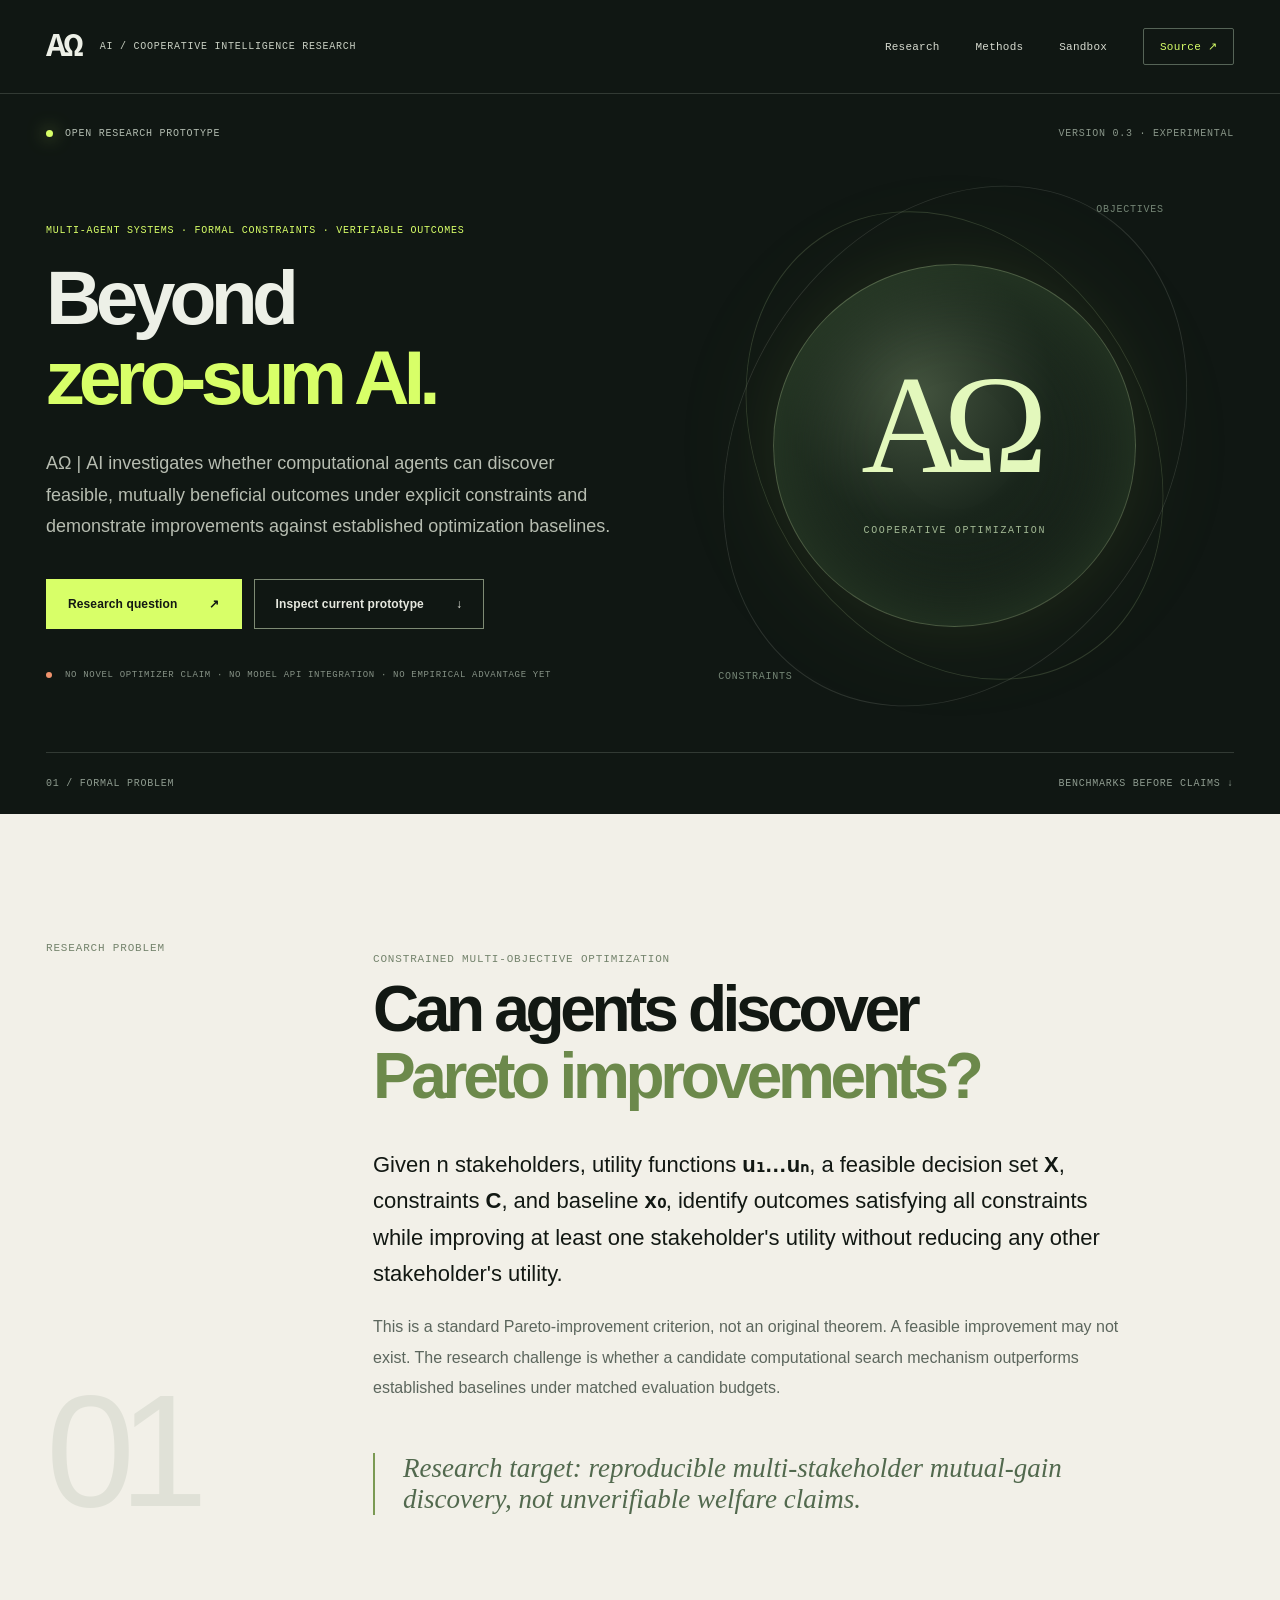
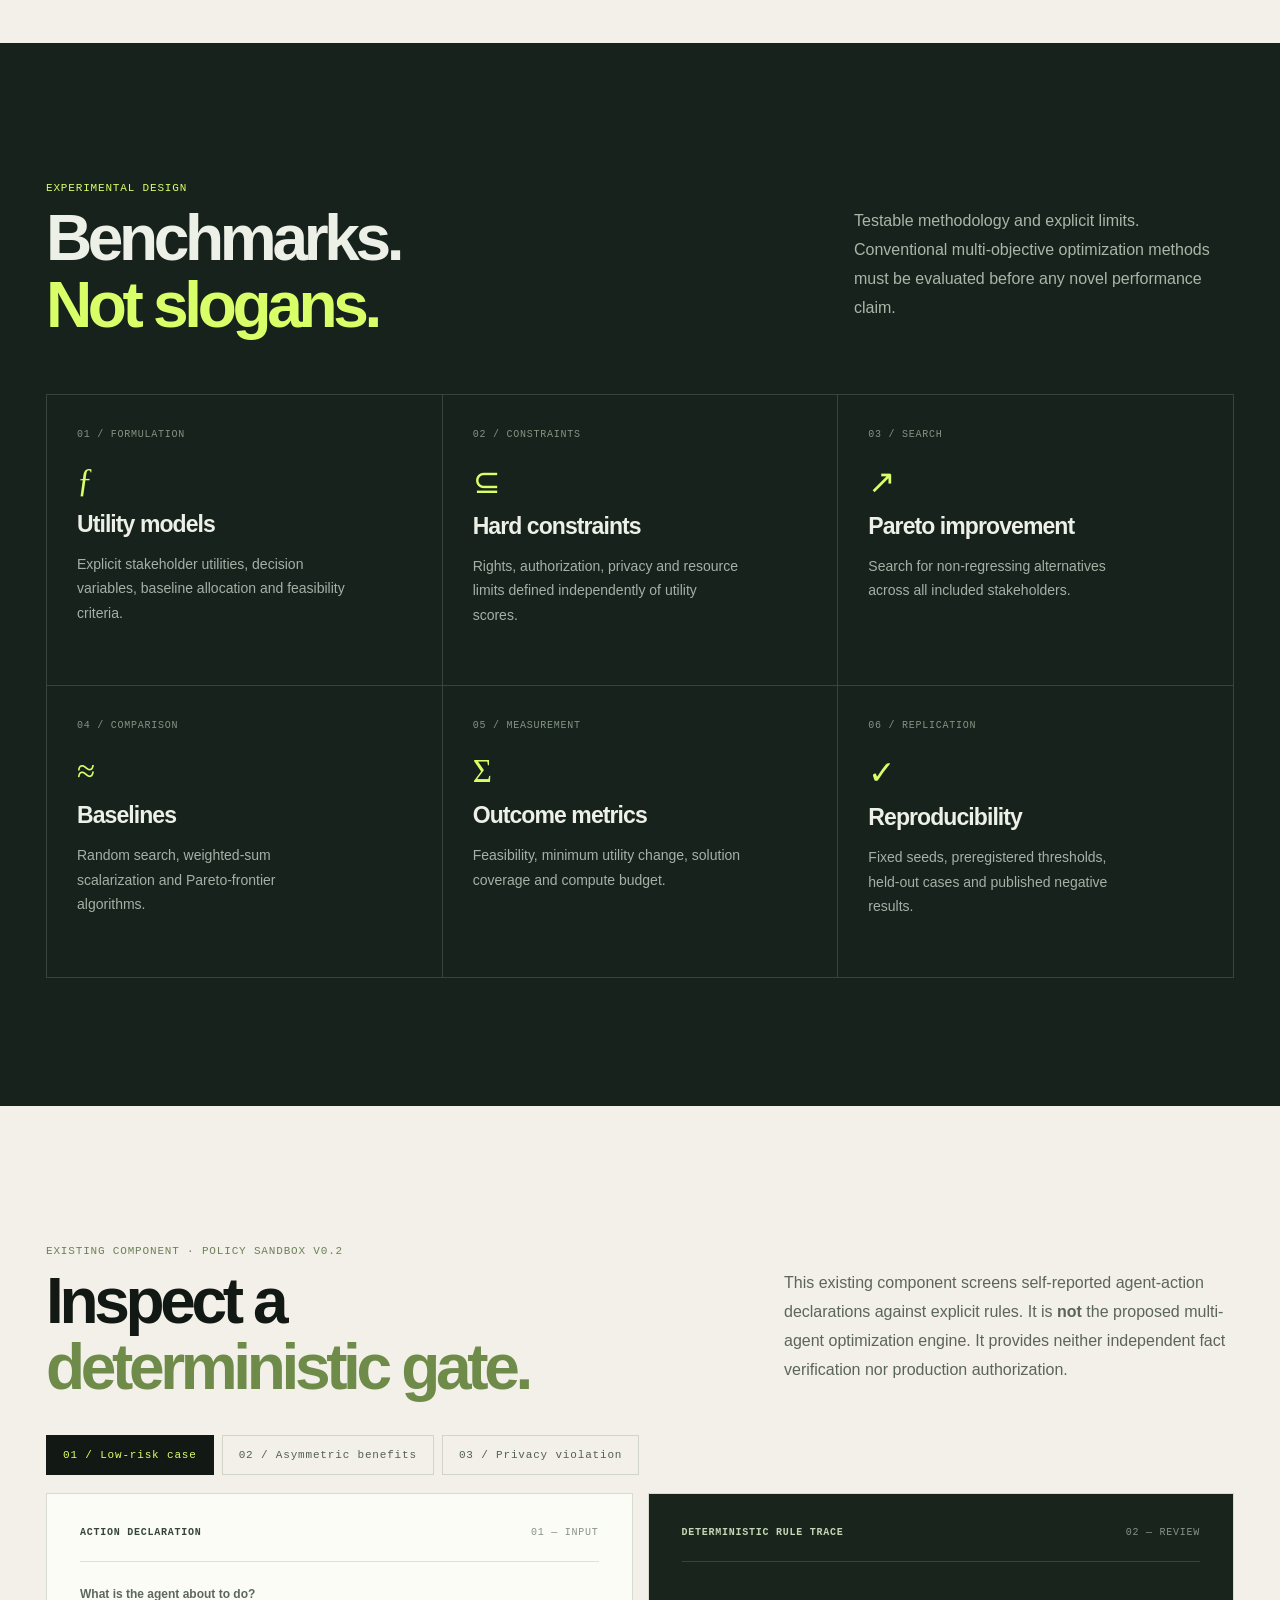
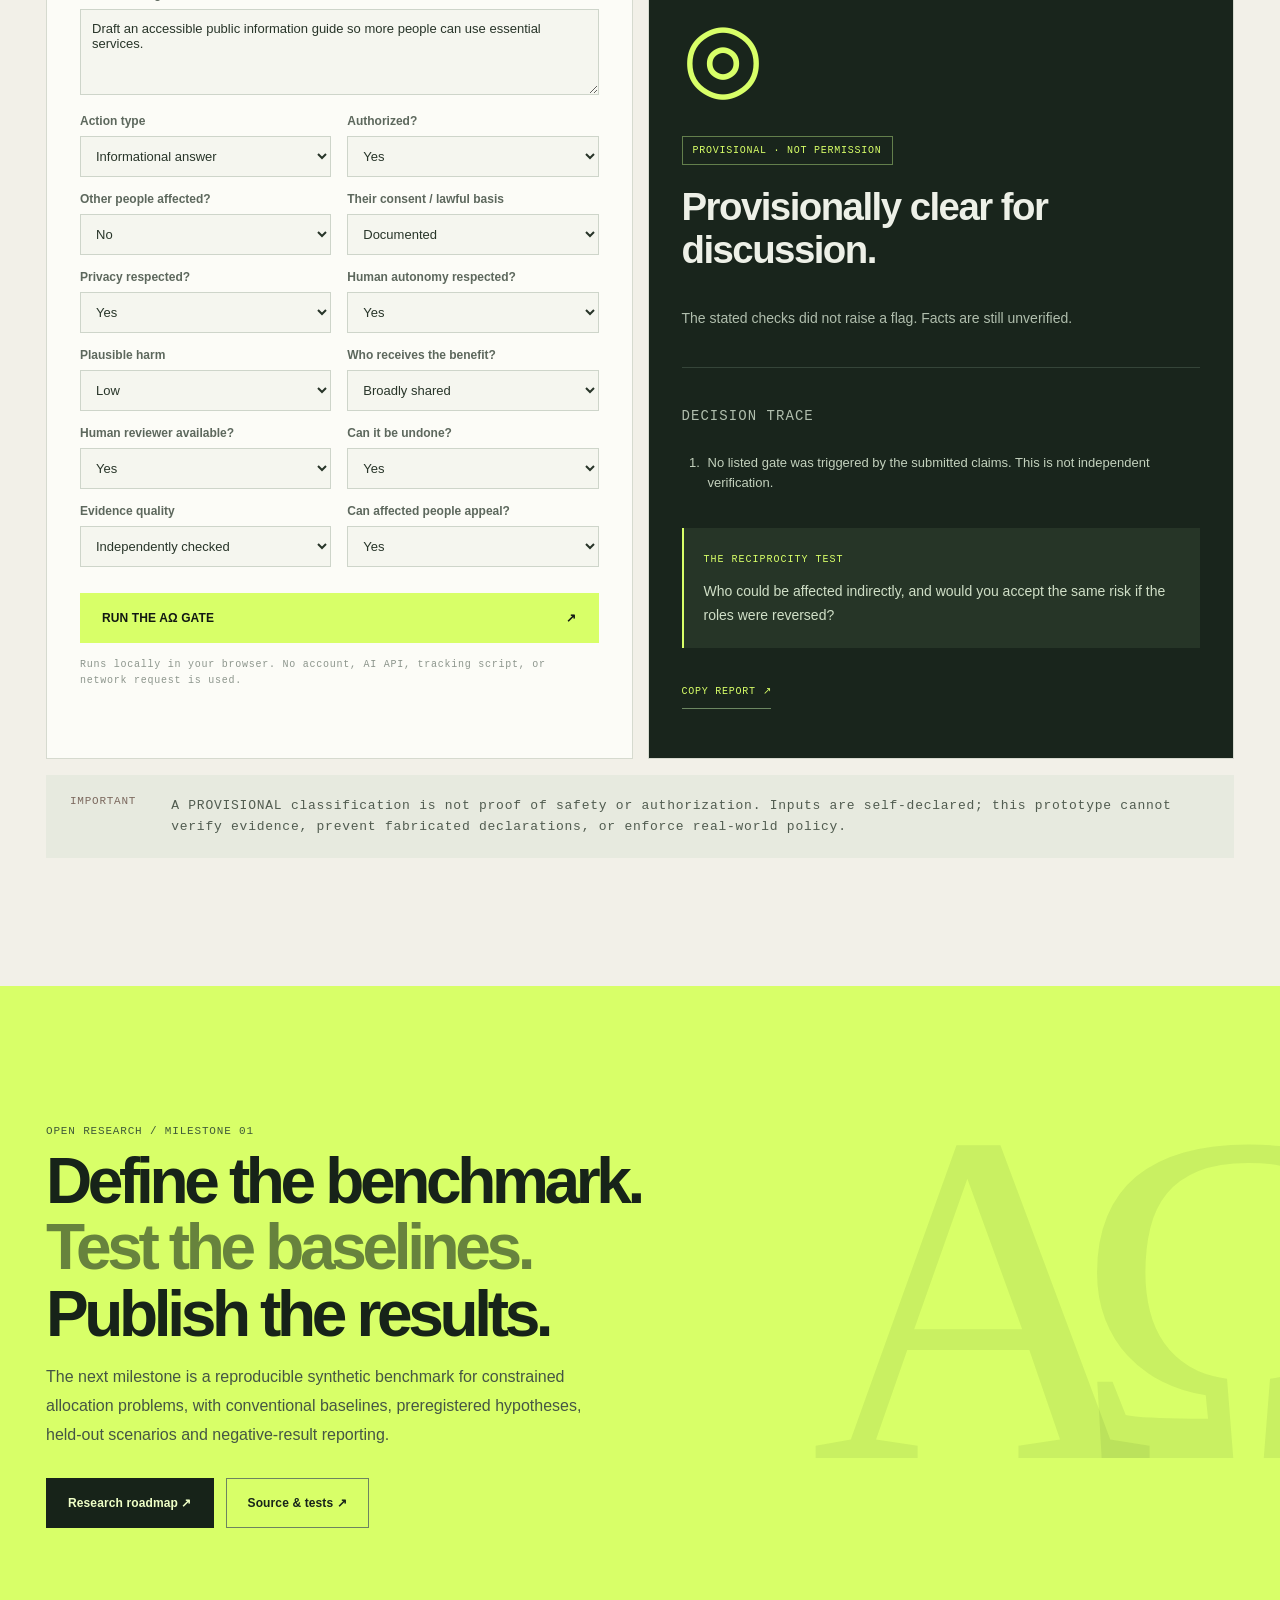
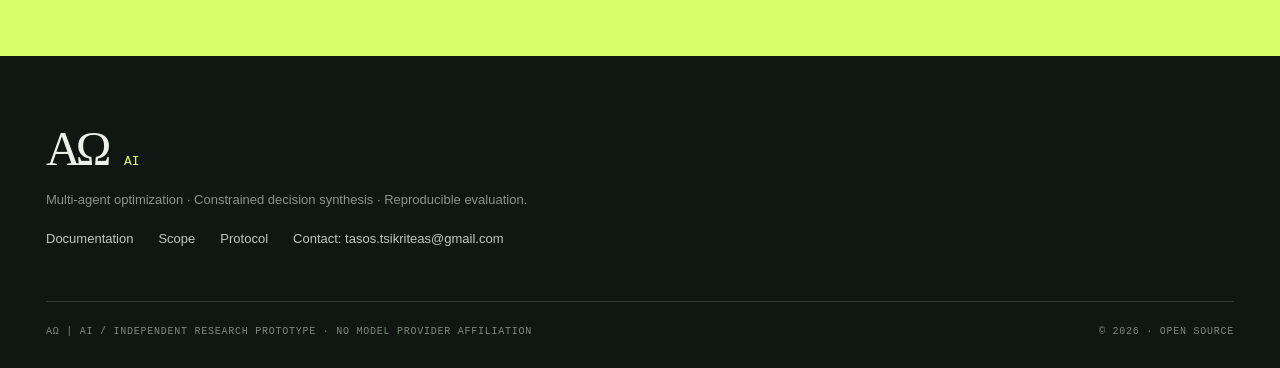
<file: AO-AI/index.html>
<!doctype html>
<html lang="en">
<head>
<meta charset="utf-8"><meta name="viewport" content="width=device-width,initial-scale=1">
<meta name="description" content="AΩ | AI — Open research on cooperative multi-agent optimization, Pareto improvements and constrained decision synthesis.">
<meta name="theme-color" content="#101613">
<meta property="og:title" content="AΩ | AI — Cooperative Intelligence Research">
<meta property="og:description" content="A technical research prototype for multi-stakeholder optimization, formal constraints and reproducible AI evaluation.">
<title>AΩ | AI — Intelligence with Care</title>
<link rel="stylesheet" href="./style.css">
<script type="module" src="./app.mjs"></script>
</head>
<body>
<a class="skip" href="#main">Skip to content</a>
<div class="site">
<header class="nav"><a href="#top" class="brand" aria-label="A Omega AI home"><span class="brandmark">AΩ</span><span class="brandtext">AI / COOPERATIVE INTELLIGENCE RESEARCH</span></a><nav aria-label="Main menu"><a href="#why">Research</a><a href="#protocol">Methods</a><a href="#lab">Sandbox</a><a class="navcta" href="https://github.com/oneplusdesign/oneplusdesign/tree/main/AO-AI" target="_blank" rel="noopener">Source ↗</a></nav></header>
<main id="main">
<section class="hero" id="top"><div class="eyebrow"><span class="spark"></span> OPEN RESEARCH PROTOTYPE <span class="serial">VERSION 0.3 · EXPERIMENTAL</span></div><div class="hero-grid"><div class="hero-content"><p class="kicker">MULTI-AGENT SYSTEMS · FORMAL CONSTRAINTS · VERIFIABLE OUTCOMES</p><h1>Beyond<br><em>zero-sum AI.</em></h1><p class="lede">AΩ | AI investigates whether computational agents can discover feasible, mutually beneficial outcomes under explicit constraints and demonstrate improvements against established optimization baselines.</p><div class="actions"><a class="btn primary" href="#why">Research question <span>↗</span></a><a class="btn secondary" href="#lab">Inspect current prototype <span>↓</span></a></div><div class="honesty"><span class="dot"></span><span>NO NOVEL OPTIMIZER CLAIM · NO MODEL API INTEGRATION · NO EMPIRICAL ADVANTAGE YET</span></div></div><div class="orb-wrap" aria-label="A Omega research project symbol"><div class="orbit orbit1"></div><div class="orbit orbit2"></div><div class="orb-core"><span class="orb-symbol">AΩ</span><span class="orb-caption">COOPERATIVE OPTIMIZATION</span></div><span class="orbit-label top">OBJECTIVES</span><span class="orbit-label bottom">CONSTRAINTS</span></div></div><div class="hero-bottom"><span>01 / FORMAL PROBLEM</span><span>BENCHMARKS BEFORE CLAIMS ↓</span></div></section>
<section class="thesis section" id="why"><div class="section-aside"><span class="eyelabel">RESEARCH PROBLEM</span><span class="large-index">01</span></div><div class="section-main"><p class="overline">CONSTRAINED MULTI-OBJECTIVE OPTIMIZATION</p><h2>Can agents discover<br><i>Pareto improvements?</i></h2><p class="bodylarge">Given n stakeholders, utility functions <strong>u₁…uₙ</strong>, a feasible decision set <strong>X</strong>, constraints <strong>C</strong>, and baseline <strong>x₀</strong>, identify outcomes satisfying all constraints while improving at least one stakeholder's utility without reducing any other stakeholder's utility.</p><p>This is a standard Pareto-improvement criterion, not an original theorem. A feasible improvement may not exist. The research challenge is whether a candidate computational search mechanism outperforms established baselines under matched evaluation budgets.</p><blockquote>Research target: reproducible multi-stakeholder mutual-gain discovery, not unverifiable welfare claims.</blockquote></div></section>
<section class="principles section" id="protocol"><div class="section-header"><div><p class="overline">EXPERIMENTAL DESIGN</p><h2>Benchmarks.<br><i>Not slogans.</i></h2></div><p class="section-intro">Testable methodology and explicit limits. Conventional multi-objective optimization methods must be evaluated before any novel performance claim.</p></div><div class="principle-grid">
<article class="principle"><span class="pn">01 / FORMULATION</span><div class="pi">ƒ</div><h3>Utility models</h3><p>Explicit stakeholder utilities, decision variables, baseline allocation and feasibility criteria.</p></article>
<article class="principle"><span class="pn">02 / CONSTRAINTS</span><div class="pi">⊆</div><h3>Hard constraints</h3><p>Rights, authorization, privacy and resource limits defined independently of utility scores.</p></article>
<article class="principle"><span class="pn">03 / SEARCH</span><div class="pi">↗</div><h3>Pareto improvement</h3><p>Search for non-regressing alternatives across all included stakeholders.</p></article>
<article class="principle"><span class="pn">04 / COMPARISON</span><div class="pi">≈</div><h3>Baselines</h3><p>Random search, weighted-sum scalarization and Pareto-frontier algorithms.</p></article>
<article class="principle"><span class="pn">05 / MEASUREMENT</span><div class="pi">Σ</div><h3>Outcome metrics</h3><p>Feasibility, minimum utility change, solution coverage and compute budget.</p></article>
<article class="principle"><span class="pn">06 / REPLICATION</span><div class="pi">✓</div><h3>Reproducibility</h3><p>Fixed seeds, preregistered thresholds, held-out cases and published negative results.</p></article></div></section>
<section class="lab section" id="lab"><div class="lab-intro"><div><p class="overline warm">EXISTING COMPONENT · POLICY SANDBOX V0.2</p><h2>Inspect a<br><i>deterministic gate.</i></h2></div><p>This existing component screens self-reported agent-action declarations against explicit rules. It is <strong>not</strong> the proposed multi-agent optimization engine. It provides neither independent fact verification nor production authorization.</p></div>
<div class="scenario-pills" role="group" aria-label="Choose a test scenario"><button class="scenario active" data-example="access" type="button">01 / Low-risk case</button><button class="scenario" data-example="wealth" type="button">02 / Asymmetric benefits</button><button class="scenario" data-example="private" type="button">03 / Privacy violation</button></div>
<div class="lab-layout"><form id="assessmentForm" class="form-panel">
<div class="panel-top"><span class="panel-label">ACTION DECLARATION</span><span class="step">01 — INPUT</span></div>
<label for="description">What is the agent about to do?</label><textarea id="description" name="description" rows="3" maxlength="500" required></textarea>
<div class="field-grid">
<div><label for="kind">Action type</label><select id="kind" name="kind"><option value="information">Informational answer</option><option value="external">External action</option></select></div>
<div><label for="authorization">Authorized?</label><select id="authorization" name="authorization"><option value="yes">Yes</option><option value="unknown">Unknown</option><option value="no">No</option></select></div>
<div><label for="affected">Other people affected?</label><select id="affected" name="affected"><option value="no">No</option><option value="yes">Yes</option></select></div>
<div><label for="consent">Their consent / lawful basis</label><select id="consent" name="consent"><option value="yes">Documented</option><option value="unknown">Unclear</option><option value="no">Missing</option></select></div>
<div><label for="privacy">Privacy respected?</label><select id="privacy" name="privacy"><option value="yes">Yes</option><option value="unknown">Uncertain</option><option value="no">No</option></select></div>
<div><label for="autonomy">Human autonomy respected?</label><select id="autonomy" name="autonomy"><option value="yes">Yes</option><option value="unknown">Uncertain</option><option value="no">No</option></select></div>
<div><label for="harm">Plausible harm</label><select id="harm" name="harm"><option value="low">Low</option><option value="medium">Meaningful</option><option value="high">Severe</option></select></div>
<div><label for="benefit">Who receives the benefit?</label><select id="benefit" name="benefit"><option value="shared">Broadly shared</option><option value="concentrated">Mostly concentrated</option><option value="unknown">Unknown</option></select></div>
<div><label for="oversight">Human reviewer available?</label><select id="oversight" name="oversight"><option value="yes">Yes</option><option value="no">No</option></select></div>
<div><label for="reversible">Can it be undone?</label><select id="reversible" name="reversible"><option value="yes">Yes</option><option value="unknown">Unknown</option><option value="no">No</option></select></div>
<div><label for="evidence">Evidence quality</label><select id="evidence" name="evidence"><option value="strong">Independently checked</option><option value="reasonable">Some evidence</option><option value="weak">Unverified claims</option></select></div>
<div><label for="appeal">Can affected people appeal?</label><select id="appeal" name="appeal"><option value="yes">Yes</option><option value="unknown">Unclear</option><option value="no">No</option></select></div>
</div><button class="btn evaluate" type="submit">RUN THE AΩ GATE <span>↗</span></button>
<p class="form-note">Runs locally in your browser. No account, AI API, tracking script, or network request is used.</p>
</form>
<div class="results-panel" aria-live="polite"><div class="panel-top"><span class="panel-label">DETERMINISTIC RULE TRACE</span><span class="step">02 — REVIEW</span></div>
<div class="result-icon" id="resultSymbol" aria-hidden="true">◎</div><div id="resultClass" class="outcome-tag">NOT YET ASSESSED</div><h3 id="resultTitle">An answer is not the same as permission.</h3><p id="resultSummary">Choose a scenario or submit the declaration. The result will explain which safeguards require attention.</p>
<div class="result-divider"></div><p class="trace-label">DECISION TRACE</p><ol class="trace" id="resultTrace"><li>Evidence and claims must be checked independently.</li><li>A real external action always needs normal permissions.</li></ol>
<div class="mirror"><span>THE RECIPROCITY TEST</span><p id="mirrorText">Would the person bearing the risk agree to the arrangement if the roles were reversed?</p></div>
<button class="copy" type="button" id="copyResult">COPY REPORT ↗</button><p id="copyMessage" class="copy-message"></p>
</div></div>
<div class="lab-footnote"><span>IMPORTANT</span><p>A PROVISIONAL classification is not proof of safety or authorization. Inputs are self-declared; this prototype cannot verify evidence, prevent fabricated declarations, or enforce real-world policy.</p></div>
</section>
<section class="vision section"><div class="vision-content"><p class="overline">OPEN RESEARCH / MILESTONE 01</p><h2>Define the benchmark.<br><i>Test the baselines.</i><br>Publish the results.</h2><p>The next milestone is a reproducible synthetic benchmark for constrained allocation problems, with conventional baselines, preregistered hypotheses, held-out scenarios and negative-result reporting.</p><div class="actions"><a class="btn primary" href="https://github.com/oneplusdesign/oneplusdesign/blob/main/AO-AI/MISSION-01.md" target="_blank" rel="noopener">Research roadmap ↗</a><a class="btn secondary light" href="https://github.com/oneplusdesign/oneplusdesign/tree/main/AO-AI" target="_blank" rel="noopener">Source &amp; tests ↗</a></div></div><div class="vision-glyph" aria-hidden="true">AΩ</div></section>
</main>
<footer><div class="footbrand">AΩ <small>AI</small></div><p>Multi-agent optimization · Constrained decision synthesis · Reproducible evaluation.</p><div class="footlinks"><a href="./README.md">Documentation</a><a href="./CHARTER.md">Scope</a><a href="./RESEARCH.md">Protocol</a><a href="mailto:tasos.tsikriteas@gmail.com">Contact: tasos.tsikriteas@gmail.com</a></div><div class="footend"><span>AΩ | AI / INDEPENDENT RESEARCH PROTOTYPE · NO MODEL PROVIDER AFFILIATION</span><span>© 2026 · OPEN SOURCE</span></div></footer>
</div></body></html>
</file>
<file: AO-AI/style.css>
:root{--ink:#121813;--cream:#f2f0e8;--muted:#aeb3a8;--line:rgba(220,228,214,.17);--accent:#d8ff68;--coral:#ef936d;--dark:#101713;--wide:1380px}
*{box-sizing:border-box}html{scroll-behavior:smooth}body{margin:0;background:var(--dark);color:#edf0e7;font-family:'DM Sans',Arial,sans-serif;-webkit-font-smoothing:antialiased}a{color:inherit;text-decoration:none}button,input,textarea,select{font:inherit}button{cursor:pointer}.site{overflow:hidden}.skip{position:absolute;top:-100px;left:10px;z-index:99;background:#fff;color:#000;padding:10px}.skip:focus{top:10px}.nav{max-width:var(--wide);margin:auto;height:94px;padding:0 46px;display:flex;justify-content:space-between;align-items:center;border-bottom:1px solid var(--line)}.brand{display:flex;align-items:center;gap:19px}.brandmark{font-weight:700;letter-spacing:-.09em;font-size:34px}.brandtext,.nav a,.eyebrow,.overline,.kicker,.serial,.honesty,.hero-bottom,.panel-label,.step,.trace-label,.pn,.eyelabel,.orbit-label,.form-note,.lab-footnote,.footend,.copy,.scenario,.outcome-tag{font-family:'DM Mono',monospace;font-size:10px;letter-spacing:.075em}.brandtext{color:#c8cfc2}.nav nav{display:flex;align-items:center;gap:36px}.nav nav a{font-size:11px;letter-spacing:.02em;color:#d7dbd0}.nav nav .navcta{border:1px solid #566457;padding:11px 16px;border-radius:2px;color:var(--accent)}.nav a:hover,.footlinks a:hover{color:var(--accent)}.hero{max-width:var(--wide);margin:auto;padding:34px 46px 0;min-height:720px;display:flex;flex-direction:column}.eyebrow{display:flex;gap:12px;align-items:center;color:#b2bcb0}.serial{margin-left:auto;color:#899689}.spark,.dot{width:7px;height:7px;border-radius:50%;background:var(--accent);display:inline-block;box-shadow:0 0 18px rgba(216,255,104,.7)}.hero-grid{display:grid;grid-template-columns:1fr 47%;align-items:center;flex:1;min-height:600px}.hero-content{position:relative;z-index:2;padding-top:45px}.kicker{color:var(--accent);margin-bottom:22px}.hero h1,.section h2,.vision h2{font-family:Manrope,Arial,sans-serif;font-size:clamp(53px,6vw,95px);line-height:1.04;letter-spacing:-.075em;font-weight:600;margin:0}.hero h1 em,.section h2 i,.vision h2 i{font-style:normal;color:var(--accent)}.lede{font-size:18px;line-height:1.75;color:#b7bdb1;max-width:565px;margin:30px 0 36px}.actions{display:flex;gap:12px;flex-wrap:wrap}.btn{border:1px solid #7e8b74;min-height:50px;padding:16px 21px;display:inline-flex;align-items:center;gap:32px;justify-content:space-between;font-size:12px;font-weight:700;letter-spacing:.01em;transition:transform .2s,background .2s}.btn:hover{transform:translateY(-2px)}.btn.primary,.btn.evaluate{background:var(--accent);color:var(--ink);border-color:var(--accent)}.btn.secondary{color:#e6e8df;background:transparent}.honesty{margin:41px 0;display:flex;align-items:center;gap:13px;color:#869286;font-size:9px}.honesty .dot{width:6px;height:6px;background:var(--coral);box-shadow:none}.orb-wrap{width:100%;aspect-ratio:1;max-width:550px;position:relative;display:flex;align-items:center;justify-content:center;margin:auto;filter:drop-shadow(0 0 30px rgba(216,255,104,.035))}.orb-core{width:66%;aspect-ratio:1;border:1px solid rgba(213,244,171,.28);background:radial-gradient(circle at 40% 35%,#43533e 0,#1a261c 42%,#111914 78%);border-radius:50%;display:flex;flex-direction:column;justify-content:center;align-items:center;box-shadow:inset 0 0 90px #2c4029,0 0 120px rgba(164,201,93,.08)}.orb-symbol{font-size:clamp(85px,11vw,160px);letter-spacing:-.14em;padding-right:20px;font-weight:400;font-family:Georgia,serif;color:#e3f8bc;line-height:1}.orb-caption{font:10px 'DM Mono',monospace;color:#a3b995;margin-top:30px;letter-spacing:.16em}.orbit{position:absolute;border:1px solid rgba(190,221,154,.18);border-radius:50%}.orbit1{inset:5%;transform:rotate(-31deg) scaleX(.78)}.orbit2{inset:0;transform:rotate(31deg) scaleX(.78);border-color:rgba(233,237,222,.13)}.orbit-label{position:absolute;color:#748575}.orbit-label.top{top:6%;right:12%}.orbit-label.bottom{bottom:7%;left:7%}.hero-bottom{border-top:1px solid var(--line);padding:25px 0;display:flex;justify-content:space-between;color:#8e9b8f}.section{padding:128px max(46px,calc((100vw - 1288px)/2))}.thesis{display:grid;grid-template-columns:25% 1fr;background:var(--cream);color:var(--ink);gap:30px}.section-aside{display:flex;flex-direction:column;justify-content:space-between;align-items:flex-start}.eyelabel,.overline{font-size:11px;color:#74836c}.large-index{font:160px Manrope,sans-serif;line-height:.8;color:#e0e1d7;letter-spacing:-.1em}.section-main{max-width:750px}.section h2{font-size:clamp(39px,5vw,69px);letter-spacing:-.068em}.thesis h2 i{color:#6c894b}.bodylarge{font-size:22px;line-height:1.65;font-weight:500;margin:38px 0 20px}.section-main>p:not(.bodylarge):not(.overline){font-size:16px;line-height:1.9;color:#5c665d}.thesis blockquote{border-left:2px solid #7b9a53;padding-left:28px;margin:50px 0 0;font:italic 27px Georgia,serif;color:#52694e}.principles{background:#18221c}.section-header{display:flex;justify-content:space-between;gap:60px;align-items:end;margin-bottom:55px}.principles .overline{color:var(--accent)}.section-intro{max-width:380px;color:#aab6a8;line-height:1.8;font-size:16px}.principle-grid{display:grid;grid-template-columns:repeat(3,1fr);border-top:1px solid var(--line);border-left:1px solid var(--line)}.principle{padding:28px 30px 44px;border-right:1px solid var(--line);border-bottom:1px solid var(--line);min-height:260px;position:relative}.pn{color:#829482}.pi{font-size:33px;display:block;margin:21px 0 12px;color:var(--accent);font-family:Georgia,serif}.principle h3{font-size:23px;margin:0 0 11px;letter-spacing:-.04em}.principle p{font-size:14px;line-height:1.75;color:#a5b0a6;max-width:270px}.lab{background:var(--cream);color:var(--ink)}.lab-intro{display:flex;justify-content:space-between;align-items:end;gap:50px;margin-bottom:34px}.lab-intro p:last-child{max-width:450px;line-height:1.8;color:#5b655b}.lab .overline{color:#6e805a}.lab h2 i{color:#6e8b4a}.scenario-pills{display:flex;gap:8px;margin:22px 0 18px;flex-wrap:wrap}.scenario{border:1px solid #d1d5c8;color:#526051;background:transparent;padding:13px 16px;font-size:11px}.scenario.active,.scenario:hover{background:var(--ink);border-color:var(--ink);color:var(--accent)}.lab-layout{display:grid;grid-template-columns:1fr 1fr;gap:15px;align-items:stretch}.form-panel,.results-panel{border:1px solid #d6dacf;background:#fcfcf7;padding:33px;min-width:0}.panel-top{display:flex;justify-content:space-between;padding-bottom:23px;border-bottom:1px solid #dfe2d9;margin-bottom:25px}.panel-label{font-weight:700;color:#364638}.step{color:#889287}.form-panel label{display:block;color:#5d685d;font-size:12px;font-weight:700;margin:15px 0 8px}.form-panel textarea,.form-panel select{width:100%;border:1px solid #ced5ca;background:#f5f6ef;color:#283529;border-radius:0;padding:11px;font-size:13px;outline-color:#8faa63}.form-panel textarea{resize:vertical;min-height:86px}.field-grid{display:grid;grid-template-columns:1fr 1fr;column-gap:16px}.evaluate{width:100%;justify-content:space-between;margin-top:26px}.form-note{line-height:1.6;color:#8c958c;margin-top:14px}.results-panel{background:#19251c;color:#edf0e7;display:flex;flex-direction:column}.results-panel .panel-top{border-color:#354539}.results-panel .panel-label{color:#c4d6b5}.result-icon{font:94px Georgia,serif;color:var(--accent);line-height:1.1;margin:18px 0 28px}.outcome-tag{display:inline-block;align-self:start;color:var(--accent);border:1px solid #637f4c;padding:8px 10px;font-size:10px}.outcome-tag.block{border-color:#c17767;color:#ffad96}.outcome-tag.review{border-color:#c1a16b;color:#f6cb81}.results-panel h3{font-size:clamp(27px,3vw,39px);line-height:1.13;letter-spacing:-.04em;margin:20px 0}.results-panel>p{color:#b0bead;line-height:1.8;font-size:14px}.result-divider{border-top:1px solid #354539;margin:22px 0}.trace-label{color:#788d7a}.trace{padding-left:22px;margin:10px 0 22px}.trace li{padding-left:4px;margin-bottom:14px;font-size:13px;color:#c3d1bd;line-height:1.5}.mirror{padding:20px;background:#263527;border-left:2px solid var(--accent);margin-top:auto}.mirror span{font:10px 'DM Mono',monospace;letter-spacing:.1em;color:var(--accent)}.mirror p{line-height:1.7;font-size:14px;color:#d0dfc7;margin-bottom:0}.copy{border:0;border-bottom:1px solid #6c8761;color:var(--accent);background:none;text-align:left;padding:17px 0 11px;align-self:start;margin-top:20px}.copy-message{font-size:12px!important;margin:8px 0!important}.lab-footnote{display:flex;gap:35px;background:#e7eadf;padding:20px 24px;margin-top:16px;align-items:start}.lab-footnote span{font:11px 'DM Mono',monospace;color:#7c695e}.lab-footnote p{line-height:1.65;margin:0;font-size:13px;color:#515c50}.vision{min-height:520px;background:#d8ff68;color:#172319;display:flex;position:relative;align-items:center}.vision-content{position:relative;z-index:2}.vision h2 i{color:#67833d}.vision p:not(.overline){color:#455644;line-height:1.8;max-width:570px;font-size:16px}.vision .btn.primary{background:#172319;border-color:#172319;color:#efffc7}.vision .btn.light{border-color:#6d8460;color:#172319}.vision-glyph{position:absolute;right:-5%;top:6%;font:400 clamp(200px,37vw,520px) Georgia,serif;letter-spacing:-.17em;color:rgba(34,71,35,.08);pointer-events:none}.vision .overline{color:#405b39}.vision .actions{margin-top:28px}footer{max-width:var(--wide);margin:auto;padding:65px 46px 27px}.footbrand{font:48px Georgia,serif;letter-spacing:-.1em}.footbrand small{font:13px 'DM Mono',monospace;color:var(--accent);margin-left:10px;letter-spacing:0}.footlinks{display:flex;gap:25px;margin-top:20px;font-size:13px}.footlinks a{color:#bdc9ba}footer>p{max-width:500px;color:#859485;font-size:13px;line-height:1.7}.footend{display:flex;justify-content:space-between;gap:20px;color:#798a79;border-top:1px solid var(--line);padding-top:24px;margin-top:55px;font-size:10px}
@media(max-width:1000px){.hero-grid{grid-template-columns:1fr 40%}.orb-wrap{min-width:350px;margin-left:-35px}.section{padding:90px 35px}.hero{padding:30px 35px 0}.nav{padding:0 35px}.hero h1{font-size:68px}.section-header,.lab-intro{gap:25px}.principle-grid{grid-template-columns:repeat(2,1fr)}}
@media(max-width:740px){.nav{height:75px;padding:0 20px}.brandmark{font-size:27px}.brandtext{font-size:8px}.nav nav{gap:14px}.nav nav a:not(.navcta){display:none}.nav nav .navcta{font-size:10px;padding:8px 10px}.hero{padding:24px 22px 0;min-height:auto}.eyebrow .serial{display:none}.eyebrow{font-size:9px}.hero-grid{display:flex;flex-direction:column-reverse;min-height:0;align-items:stretch}.orb-wrap{min-width:0;width:85%;max-width:360px;margin:18px auto -5px}.orb-symbol{font-size:100px}.hero-content{padding:20px 0 30px}.hero h1{font-size:clamp(50px,12vw,74px)}.lede{font-size:15px;margin:22px 0 26px}.honesty{line-height:1.7}.hero-bottom{font-size:9px}.section{padding:75px 22px}.thesis{display:block}.large-index{display:none}.section-aside{margin-bottom:30px}.section h2,.vision h2{font-size:clamp(37px,10vw,58px)}.bodylarge{font-size:18px}.section-header,.lab-intro{display:block}.section-intro{margin-top:25px}.principle-grid{grid-template-columns:1fr}.principle{min-height:200px}.lab-layout{grid-template-columns:1fr}.form-panel,.results-panel{padding:22px}.field-grid{column-gap:11px}.scenario{flex:1 1 auto}.results-panel{min-height:580px}.lab-footnote{display:block}.lab-footnote p{margin-top:10px}.vision{min-height:540px}.vision-glyph{font-size:250px;right:-30%;top:34%}.vision-content{max-width:100%}footer{padding:50px 22px 24px}.footend{flex-direction:column;line-height:1.6}.btn{font-size:11px}}
@media(prefers-reduced-motion:reduce){html{scroll-behavior:auto}*,*:before,*:after{transition:none!important}}
</file>
